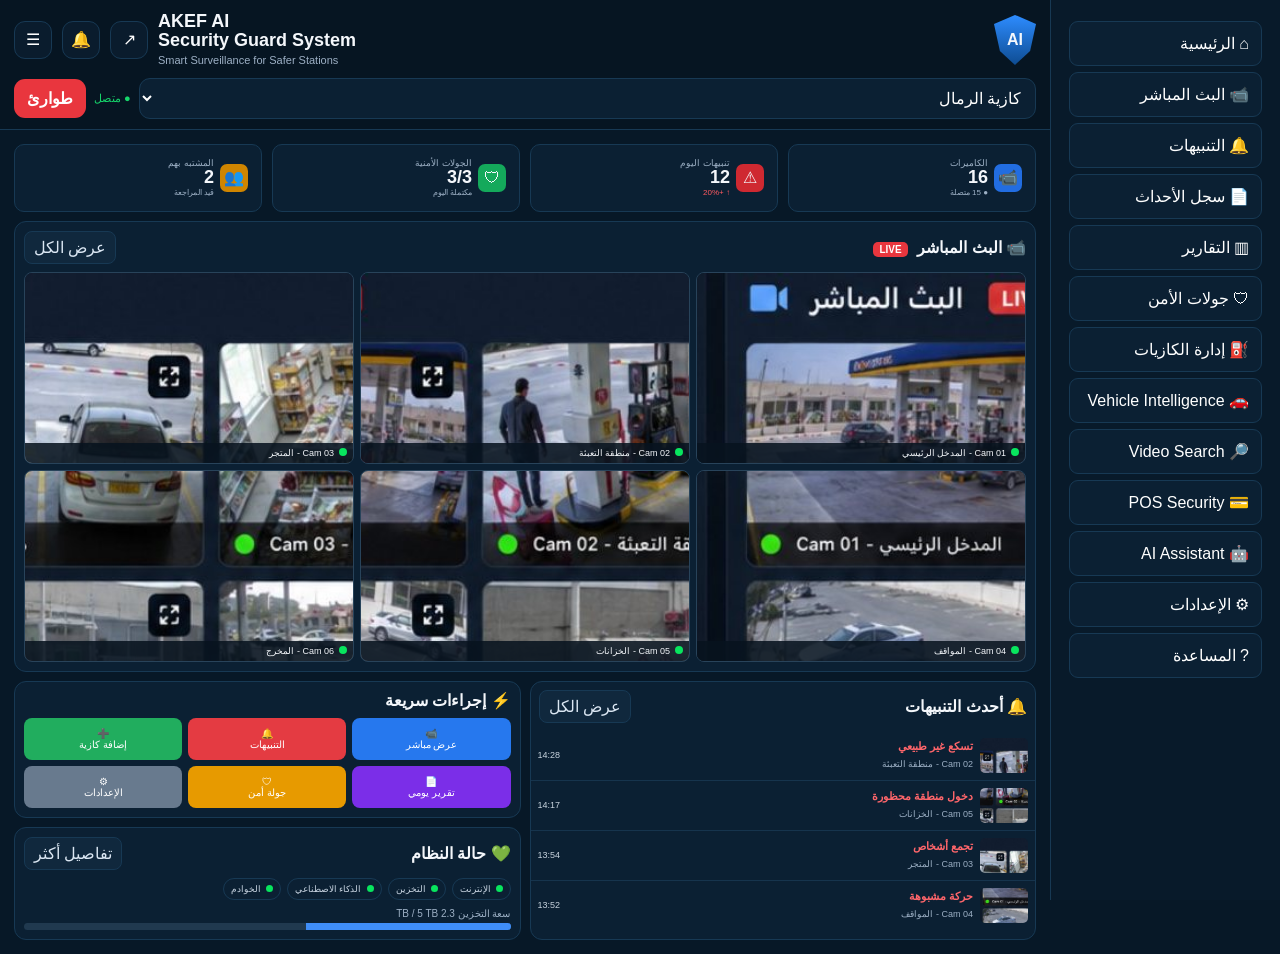
<file: index.html>
<!doctype html>
<html lang="ar" dir="rtl">
<head>
<meta charset="utf-8">
<meta name="viewport" content="width=device-width,initial-scale=1,viewport-fit=cover">
<title>AKEF AI Security Guard System</title>
<style>
*{box-sizing:border-box} :root{--bg:#071827;--panel:#0b2033;--panel2:#0d263d;--line:#173954;--txt:#f4f7fb;--muted:#9db0c5;--blue:#2e82ff;--green:#16d66b;--red:#ff454b;--amber:#f2a000}
html,body{margin:0;background:var(--bg);color:var(--txt);font-family:Arial,"Noto Sans Arabic",sans-serif;min-width:0}
button,select,input{font:inherit}.app{min-height:100dvh;padding-bottom:72px}.top{padding:12px 14px 10px;border-bottom:1px solid var(--line);background:#061522;position:sticky;top:0;z-index:20}
.brandrow,.stationrow,.sectionhead,.stat,.alertrow,.statusrow{display:flex;align-items:center}.brandrow{gap:10px}.logo{width:42px;height:50px;background:linear-gradient(#2d8cff,#0e4c92);clip-path:polygon(50% 0,100% 18%,86% 72%,50% 100%,14% 72%,0 18%);display:grid;place-items:center;font-weight:900}
.brand{min-width:0;flex:1;direction:ltr;text-align:left}.brand b{font-size:18px;line-height:1.05;display:block}.brand small{color:var(--muted);font-size:11px}.iconbtn{width:38px;height:38px;border:1px solid var(--line);background:#0a1c2d;color:white;border-radius:11px}
.stationrow{gap:8px;margin-top:10px}.station{min-width:0;flex:1;background:#0b2033;border:1px solid var(--line);color:white;border-radius:11px;padding:10px}.online{font-size:11px;color:var(--green);white-space:nowrap}.emg{background:#e9363e;border:0;color:white;border-radius:11px;padding:10px 13px;font-weight:700}
.main{padding:10px;max-width:1180px;margin:auto}.stats{display:grid;grid-template-columns:repeat(4,minmax(0,1fr));gap:6px}.stat{min-width:0;gap:6px;padding:8px 7px;background:var(--panel);border:1px solid var(--line);border-radius:10px;min-height:68px}.sicon{width:28px;height:28px;border-radius:7px;display:grid;place-items:center;flex:0 0 28px}.stat:nth-child(1) .sicon{background:#226de1}.stat:nth-child(2) .sicon{background:#cf2931}.stat:nth-child(3) .sicon{background:#14a95b}.stat:nth-child(4) .sicon{background:#cf8500}.stxt{min-width:0}.stxt small{display:block;color:var(--muted);font-size:9px;white-space:nowrap}.stxt strong{font-size:18px;line-height:1.1}.stxt em{display:block;font-style:normal;font-size:8px;color:var(--muted);white-space:nowrap}.panel{background:var(--panel);border:1px solid var(--line);border-radius:12px;margin-top:9px;padding:9px}.sectionhead{justify-content:space-between;gap:8px;margin-bottom:8px}.sectionhead h2{font-size:16px;margin:0}.pill{border:1px solid var(--line);background:#10283d;color:#dbe7f3;border-radius:8px;padding:6px 9px}.live{background:#e9363e;color:white;border-radius:5px;padding:2px 6px;font-size:10px;margin-inline-start:5px}.cams{display:grid;grid-template-columns:repeat(2,minmax(0,1fr));gap:6px}.cam{position:relative;overflow:hidden;border-radius:8px;border:1px solid #28435a;background:#07131f;aspect-ratio:1.72/1;cursor:pointer}.cam img{width:100%;height:100%;object-fit:cover;display:block}.camcap{position:absolute;inset:auto 0 0;background:#07131fdd;padding:5px 6px;font-size:9px;white-space:nowrap;overflow:hidden;text-overflow:ellipsis}.dot{display:inline-block;width:8px;height:8px;background:#08e55e;border-radius:50%;margin-inline-end:5px}.lower{display:grid;grid-template-columns:1.1fr .9fr;gap:9px}.alerts{padding:0}.alertrow{gap:7px;padding:7px;border-bottom:1px solid #16344d;min-width:0}.alertrow:last-child{border:0}.thumb{width:48px;height:35px;border-radius:5px;object-fit:cover}.ainfo{min-width:0;flex:1}.ainfo b{font-size:11px;color:#ff666b;display:block}.ainfo small{font-size:9px;color:var(--muted)}.time{font-size:9px;color:#c9d4df}.quick{display:grid;grid-template-columns:repeat(3,1fr);gap:6px}.q{border:0;color:white;border-radius:8px;padding:10px 3px;font-size:10px;background:#2678ee}.q:nth-child(2){background:#e43b42}.q:nth-child(3){background:#21ad5e}.q:nth-child(4){background:#7b2ee8}.q:nth-child(5){background:#e79a00}.q:nth-child(6){background:#687a8e}.statusrow{gap:6px;flex-wrap:wrap}.status{border:1px solid var(--line);border-radius:999px;padding:5px 7px;font-size:9px;color:#c9d5e2}.status .dot{width:7px;height:7px}.storage{margin-top:8px;font-size:10px;color:var(--muted)}.bar{height:7px;background:#20394f;border-radius:99px;overflow:hidden;margin-top:4px}.bar i{display:block;height:100%;width:42%;background:#3f8df7}
.bottom{position:fixed;z-index:30;bottom:0;left:0;right:0;height:62px;background:#061522;border-top:1px solid var(--line);display:grid;grid-template-columns:repeat(5,1fr);padding-bottom:env(safe-area-inset-bottom)}.nav{border:0;background:transparent;color:#9db0c5;font-size:9px;display:grid;place-items:center;align-content:center;gap:3px}.nav span{font-size:17px}.nav.active{color:#4a9aff;background:#0c2b46}.drawer{position:fixed;z-index:50;top:0;right:-290px;width:280px;height:100dvh;background:#081a2a;border-left:1px solid var(--line);transition:.2s;padding:18px}.drawer.open{right:0}.drawer button{width:100%;text-align:right;padding:12px;margin:3px 0;background:#0b2033;color:white;border:1px solid var(--line);border-radius:9px}.overlay{display:none;position:fixed;inset:0;background:#0009;z-index:45}.overlay.show{display:block}.modal{display:none;position:fixed;z-index:60;inset:6% 5%;background:#0a1d2e;border:1px solid var(--line);border-radius:14px;padding:12px;overflow:auto}.modal.show{display:block}.modal img{width:100%;border-radius:9px}.modal .actions{display:grid;grid-template-columns:repeat(3,1fr);gap:6px;margin-top:10px}.modal .actions button{padding:10px 4px;border:0;border-radius:8px}.close{float:left;background:#1b3449;color:white;border:0;border-radius:8px;padding:7px 10px}.toast{position:fixed;z-index:80;bottom:75px;left:50%;transform:translateX(-50%);background:#17354e;color:white;border:1px solid #2c5473;border-radius:9px;padding:9px 14px;display:none;font-size:12px}.toast.show{display:block}
@media(max-width:380px){.brand b{font-size:16px}.brand small{font-size:10px}.top{padding-inline:9px}.main{padding:7px}.stat{padding:6px 4px;gap:4px}.sicon{width:24px;height:24px;flex-basis:24px}.stxt strong{font-size:16px}.stxt small{font-size:8px}.stxt em{font-size:7px}.camcap{font-size:8px}.panel{padding:7px}}
@media(min-width:760px){.app{padding-bottom:0;padding-right:230px}.bottom{display:none}.top{position:relative}.main{padding:14px}.cams{grid-template-columns:repeat(3,1fr)}.drawer{right:0;width:230px}.drawer .mobileclose{display:none}.stats{gap:10px}.stat{padding:13px}.lower{grid-template-columns:1fr 1fr}}
</style>
</head>
<body>
<div class="app">
<header class="top">
 <div class="brandrow">
  <div class="logo">AI</div>
  <div class="brand"><b>AKEF AI<br>Security Guard System</b><small>Smart Surveillance for Safer Stations</small></div>
  <button class="iconbtn" id="share">↗</button><button class="iconbtn" id="bell">🔔</button><button class="iconbtn" id="menu">☰</button>
 </div>
 <div class="stationrow"><select class="station" id="station"><option>كازية الرمال</option><option>محطة النخيل</option><option>محطة المدينة</option></select><span class="online">● متصل</span><button class="emg" id="emg">طوارئ</button></div>
</header>
<main class="main">
 <section class="stats">
  <div class="stat"><div class="sicon">📹</div><div class="stxt"><small>الكاميرات</small><strong>16</strong><em>● 15 متصلة</em></div></div>
  <div class="stat"><div class="sicon">⚠</div><div class="stxt"><small>تنبيهات اليوم</small><strong>12</strong><em style="color:#ff5a60">↑ +20%</em></div></div>
  <div class="stat"><div class="sicon">🛡</div><div class="stxt"><small>الجولات الأمنية</small><strong>3/3</strong><em>مكتملة اليوم</em></div></div>
  <div class="stat"><div class="sicon">👥</div><div class="stxt"><small>المشتبه بهم</small><strong>2</strong><em>قيد المراجعة</em></div></div>
 </section>

 <section class="panel">
  <div class="sectionhead"><h2>📹 البث المباشر <span class="live">LIVE</span></h2><button class="pill" data-toast="تم فتح قائمة جميع الكاميرات">عرض الكل</button></div>
  <div class="cams"><div class="cam" data-title="Cam 01 - المدخل الرئيسي"><img src="[data-uri]" alt="Cam 01 - المدخل الرئيسي"><div class="camcap"><i class="dot"></i>Cam 01 - المدخل الرئيسي</div></div><div class="cam" data-title="Cam 02 - منطقة التعبئة"><img src="[data-uri]" alt="Cam 02 - منطقة التعبئة"><div class="camcap"><i class="dot"></i>Cam 02 - منطقة التعبئة</div></div><div class="cam" data-title="Cam 03 - المتجر"><img src="[data-uri]" alt="Cam 03 - المتجر"><div class="camcap"><i class="dot"></i>Cam 03 - المتجر</div></div><div class="cam" data-title="Cam 04 - المواقف"><img src="[data-uri]" alt="Cam 04 - المواقف"><div class="camcap"><i class="dot"></i>Cam 04 - المواقف</div></div><div class="cam" data-title="Cam 05 - الخزانات"><img src="[data-uri]" alt="Cam 05 - الخزانات"><div class="camcap"><i class="dot"></i>Cam 05 - الخزانات</div></div><div class="cam" data-title="Cam 06 - المخرج"><img src="[data-uri]" alt="Cam 06 - المخرج"><div class="camcap"><i class="dot"></i>Cam 06 - المخرج</div></div></div>
 </section>

 <div class="lower">
  <section class="panel alerts">
   <div class="sectionhead" style="padding:8px 8px 0"><h2>🔔 أحدث التنبيهات</h2><button class="pill" data-toast="تم فتح سجل التنبيهات">عرض الكل</button></div>
   <div class="alertrow"><img class="thumb" src="[data-uri]"><div class="ainfo"><b>تسكع غير طبيعي</b><small>Cam 02 - منطقة التعبئة</small></div><span class="time">14:28</span></div><div class="alertrow"><img class="thumb" src="[data-uri]"><div class="ainfo"><b>دخول منطقة محظورة</b><small>Cam 05 - الخزانات</small></div><span class="time">14:17</span></div><div class="alertrow"><img class="thumb" src="[data-uri]"><div class="ainfo"><b>تجمع أشخاص</b><small>Cam 03 - المتجر</small></div><span class="time">13:54</span></div><div class="alertrow"><img class="thumb" src="[data-uri]"><div class="ainfo"><b>حركة مشبوهة</b><small>Cam 04 - المواقف</small></div><span class="time">13:52</span></div>
  </section>
  <div>
   <section class="panel">
    <div class="sectionhead"><h2>⚡ إجراءات سريعة</h2></div>
    <div class="quick"><button class="q" data-toast="فتح البث المباشر">📹<br>عرض مباشر</button><button class="q" data-toast="فتح التنبيهات">🔔<br>التنبيهات</button><button class="q" data-toast="إضافة محطة تجريبية">➕<br>إضافة كازية</button><button class="q" data-toast="تم إنشاء تقرير يومي تجريبي">📄<br>تقرير يومي</button><button class="q" data-toast="بدء جولة أمنية تجريبية">🛡<br>جولة أمن</button><button class="q" data-toast="فتح إعدادات النظام">⚙<br>الإعدادات</button></div>
   </section>
   <section class="panel">
    <div class="sectionhead"><h2>💚 حالة النظام</h2><button class="pill" data-toast="عرض تفاصيل النظام">تفاصيل أكثر</button></div>
    <div class="statusrow"><span class="status"><i class="dot"></i>الإنترنت</span><span class="status"><i class="dot"></i>التخزين</span><span class="status"><i class="dot"></i>الذكاء الاصطناعي</span><span class="status"><i class="dot"></i>الخوادم</span></div>
    <div class="storage">سعة التخزين 2.3 TB / 5 TB<div class="bar"><i></i></div></div>
   </section>
  </div>
 </div>
</main>
<nav class="bottom"><button class="nav active" data-page="الرئيسية"><span>⌂</span>الرئيسية</button><button class="nav" data-page="الكاميرات"><span>▣</span>الكاميرات</button><button class="nav" data-page="المضخات"><span>⛽</span>المضخات</button><button class="nav" data-page="الحوادث"><span>⚠</span>الحوادث</button><button class="nav" id="more"><span>•••</span>المزيد</button></nav>
</div>
<div class="overlay" id="overlay"></div>
<aside class="drawer" id="drawer"><button class="mobileclose" id="closeDrawer">✕ إغلاق</button><button data-toast="الرئيسية">⌂ الرئيسية</button><button data-toast="فتح البث المباشر">📹 البث المباشر</button><button data-toast="فتح التنبيهات">🔔 التنبيهات</button><button data-toast="فتح سجل الأحداث">📄 سجل الأحداث</button><button data-toast="فتح التقارير">▥ التقارير</button><button data-toast="فتح جولات الأمن">🛡 جولات الأمن</button><button data-toast="فتح إدارة الكازيات">⛽ إدارة الكازيات</button><button data-toast="فتح Vehicle Intelligence">🚗 Vehicle Intelligence</button><button data-toast="فتح Video Search">🔎 Video Search</button><button data-toast="فتح POS Security">💳 POS Security</button><button data-toast="فتح AI Assistant">🤖 AI Assistant</button><button data-toast="فتح الإعدادات">⚙ الإعدادات</button><button data-toast="فتح المساعدة">? المساعدة</button></aside>
<div class="modal" id="camModal"><button class="close" id="closeModal">✕</button><h2 id="mTitle">Camera</h2><img id="mImg"><p>LIVE • ONVIF • AI Active • 1080p • 30 FPS • 2.4 Mbps</p><p>هذه بيانات تجريبية وليست اتصالًا فعليًا بكاميرا.</p><div class="actions"><button data-toast="تم التقاط Screenshot تجريبي">Screenshot</button><button data-toast="تم حفظ Clip تجريبي">Save Clip</button><button data-toast="تم فتح بلاغ حادث تجريبي">Report Incident</button></div></div>
<div class="modal" id="emgModal"><button class="close" id="closeEmg">✕</button><h2>تأكيد الطوارئ</h2><p>هل تريد تفعيل حالة الطوارئ التجريبية للمحطة؟</p><button class="emg" data-toast="تم تفعيل حالة الطوارئ التجريبية">تأكيد الطوارئ</button></div>
<div class="toast" id="toast"></div>
<script>
const drawer=document.getElementById('drawer'), overlay=document.getElementById('overlay'), toast=document.getElementById('toast');
function showToast(t){toast.textContent=t;toast.classList.add('show');setTimeout(()=>toast.classList.remove('show'),1700)}
function openDrawer(){drawer.classList.add('open');overlay.classList.add('show')}
function closeDrawer(){drawer.classList.remove('open');overlay.classList.remove('show')}
document.getElementById('menu').onclick=openDrawer;document.getElementById('more').onclick=openDrawer;document.getElementById('closeDrawer').onclick=closeDrawer;overlay.onclick=()=>{closeDrawer();document.querySelectorAll('.modal').forEach(x=>x.classList.remove('show'))}
document.querySelectorAll('[data-toast]').forEach(b=>b.onclick=()=>showToast(b.dataset.toast));
document.querySelectorAll('.nav[data-page]').forEach(b=>b.onclick=()=>{document.querySelectorAll('.nav').forEach(x=>x.classList.remove('active'));b.classList.add('active');showToast('فتح '+b.dataset.page)})
document.querySelectorAll('.cam').forEach(c=>c.onclick=()=>{document.getElementById('mTitle').textContent=c.dataset.title;document.getElementById('mImg').src=c.querySelector('img').src;document.getElementById('camModal').classList.add('show');overlay.classList.add('show')})
document.getElementById('closeModal').onclick=()=>{document.getElementById('camModal').classList.remove('show');overlay.classList.remove('show')}
document.getElementById('emg').onclick=()=>{document.getElementById('emgModal').classList.add('show');overlay.classList.add('show')}
document.getElementById('closeEmg').onclick=()=>{document.getElementById('emgModal').classList.remove('show');overlay.classList.remove('show')}
document.getElementById('bell').onclick=()=>showToast('لديك 3 إشعارات تجريبية');
document.getElementById('share').onclick=async()=>{try{if(navigator.share)await navigator.share({title:'AKEF AI Security',text:'AKEF AI Smart Gas Station Security'});else showToast('المشاركة غير متاحة في هذا المتصفح')}catch(e){}}
document.getElementById('station').onchange=e=>showToast('تم اختيار '+e.target.value);
</script></body></html>
</file>
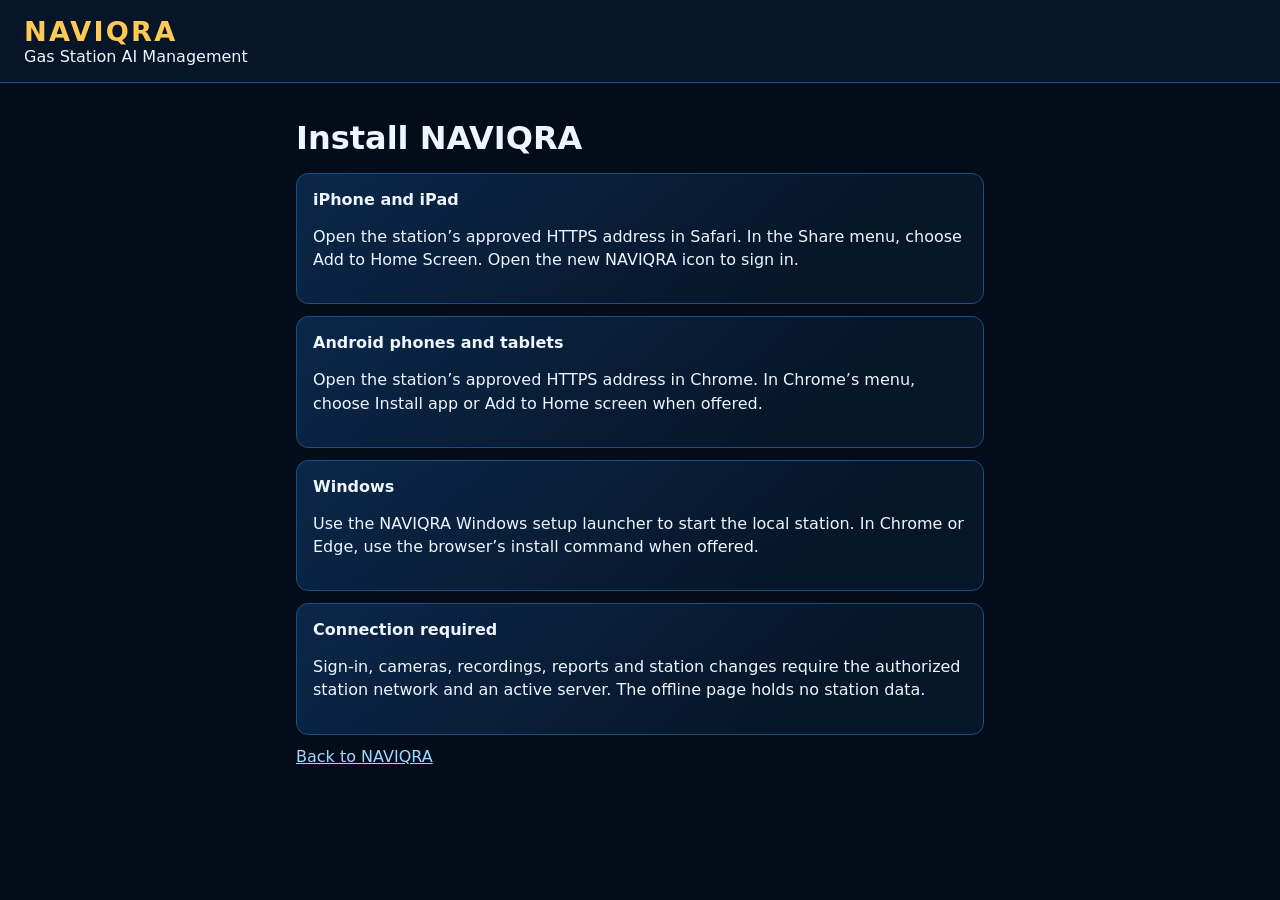
<file: static/install.html>
<!doctype html>
<html lang="en-US">
<head>
<meta charset="utf-8">
<meta name="viewport" content="width=device-width, initial-scale=1">
<meta name="theme-color" content="#071524">
<title>Install NAVIQRA</title>
<link rel="stylesheet" href="/static/station.css">
<link rel="manifest" href="/static/manifest.webmanifest">
<link rel="apple-touch-icon" href="/static/naviqra-192.png">
<script defer src="/static/pwa.js"></script>
</head>
<body>
<header><div><strong>NAVIQRA</strong><br>Gas Station AI Management</div></header>
<main class="install-guide">
<h1>Install NAVIQRA</h1>
<section><h2>iPhone and iPad</h2><p>Open the station’s approved HTTPS address in Safari. In the Share menu, choose Add to Home Screen. Open the new NAVIQRA icon to sign in.</p></section>
<section><h2>Android phones and tablets</h2><p>Open the station’s approved HTTPS address in Chrome. In Chrome’s menu, choose Install app or Add to Home screen when offered.</p></section>
<section><h2>Windows</h2><p>Use the NAVIQRA Windows setup launcher to start the local station. In Chrome or Edge, use the browser’s install command when offered.</p></section>
<section><h2>Connection required</h2><p>Sign-in, cameras, recordings, reports and station changes require the authorized station network and an active server. The offline page holds no station data.</p></section>
<a href="/">Back to NAVIQRA</a>
</main></body>
</html>
</file>
<file: static/station.css>
:root{color-scheme:dark;font-family:Inter,system-ui,sans-serif;background:#040c1a;color:#edf5ff;--gold:#ffc955;--line:#175081}
*{box-sizing:border-box}body{margin:0}header{display:flex;justify-content:space-between;gap:1rem;align-items:center;background:#061528;border-bottom:1px solid var(--line);padding:1rem 1.5rem}header strong{font-size:1.7rem;color:var(--gold);letter-spacing:.08em}
nav{position:fixed;width:11rem;padding:.75rem;display:grid;gap:.4rem}nav a{display:block;color:#edf5ff;text-decoration:none;padding:.75rem;border-radius:.5rem;font-weight:600}nav a:hover,nav a:focus{background:#10396b}
main{max-width:100rem;padding:1rem}nav+main{margin-left:11rem}h1{margin:.25rem 0 1rem}h2{font-size:1rem;margin:0 0 .75rem}p{line-height:1.45}section{background:linear-gradient(140deg,#0b2749,#071629 74%);border:1px solid var(--line);border-radius:.75rem;padding:1rem;margin-bottom:.75rem;min-width:0}
.auth{max-width:29rem;margin:3rem auto}.metrics,.forms,.dashboard{display:grid;gap:.75rem}.metrics,.forms{grid-template-columns:repeat(3,minmax(0,1fr))}.metrics strong{font-size:1.3rem;color:var(--gold)}.dashboard{grid-template-columns:minmax(0,2fr) minmax(0,1fr)}.notice{padding:1rem;border:1px solid var(--gold);border-radius:.5rem}
form,label{display:grid;gap:.45rem}form{gap:.75rem}input,select,button{font:inherit;border:1px solid #3770a5;border-radius:.4rem;padding:.5rem;background:#071b32;color:inherit;min-width:0;width:100%}button{background:var(--gold);color:#151007;font-weight:700;cursor:pointer}.table{overflow-x:auto}table{width:100%;border-collapse:collapse;text-align:left}td,th{padding:.5rem;border-bottom:1px solid #173857}.gold{color:var(--gold)}.bar{display:grid;grid-template-columns:minmax(6em,1fr) 3fr minmax(5em,auto);gap:.5rem;align-items:center;margin:.5rem 0}meter{width:100%;height:1.2rem}
@media(max-width:950px){nav{position:static;display:flex;flex-wrap:wrap;width:auto}nav+main{margin-left:0}.forms{grid-template-columns:repeat(2,minmax(0,1fr))}}
@media(max-width:620px){.metrics,.forms,.dashboard{grid-template-columns:1fr}header{flex-wrap:wrap}nav a{padding:.45rem}.bar{grid-template-columns:1fr 1fr 1fr}}
.report-filter{display:flex;flex-wrap:wrap;align-items:end;gap:.75rem;margin-bottom:1rem}
.report-filter button{width:auto}
a{color:#9edaff}
textarea{font:inherit;background:#071b32;border:1px solid #3770a5;border-radius:.4rem;color:inherit;width:100%;padding:.5rem}
details{padding:.6rem 0;border-bottom:1px solid #173857;overflow-wrap:anywhere}
details form{padding:.75rem 0}
nav{max-height:calc(100vh - 6rem);overflow:auto}
video{width:100%;max-height:24rem;background:#030810}
.metrics{grid-template-columns:repeat(auto-fit,minmax(min(100%, 10rem),1fr))}
nav a:first-child{background:#10396b;border-left:.2rem solid var(--gold)}
.metrics section{border-top-color:#328bc1;box-shadow:inset 0 1px #235184}
.metrics section:first-child{border-top-color:var(--gold)}
#cameras form,#advisor form{margin:.65rem 0}
#cameras button,#advisor button{background:#0b3156;color:#edf5ff}
:focus-visible{outline:2px solid var(--gold);outline-offset:2px}
.camera-wall{padding:1rem}
.camera-wall-header{display:flex;flex-wrap:wrap;gap:.65rem;align-items:center;justify-content:space-between;margin-bottom:.75rem}
.camera-wall-header h2{margin:0;font-size:1.35rem}
.camera-wall-header div{display:flex;gap:.8rem;align-items:center}
.camera-wall-header button{width:auto}
.camera-grid{display:grid;grid-template-columns:repeat(2,minmax(0,1fr));gap:.75rem}
@media(min-width:1000px){.camera-grid-expanded{grid-template-columns:repeat(4,minmax(0,1fr))}}
@media(min-width:720px) and (max-width:999px){.camera-grid-expanded{grid-template-columns:repeat(3,minmax(0,1fr))}}
.camera-tile{position:relative;display:grid;width:100%;min-width:0;aspect-ratio:16/9;min-height:6rem;background:#021020;border:1px solid #24567f;border-radius:.55rem;overflow:hidden}
.camera-tile[hidden]{display:none}
.camera-tile img{position:absolute;width:100%;height:100%;object-fit:contain;background:#02070f}
.camera-caption{position:absolute;inset:auto 0 0;display:flex;flex-wrap:wrap;justify-content:space-between;gap:.25rem;padding:.55rem .65rem;background:#020912e8;color:#edf5ff}
.camera-caption span{color:#ffcc68}
@media(max-width:620px){.camera-caption{font-size:.75rem;padding:.35rem .4rem}.camera-wall{padding:.65rem}.camera-tile{min-height:0}}
[data-station-offline] main>:not([data-station-connection]),[data-station-offline] header>span,[data-station-offline] .header-actions,[data-station-offline] nav{display:none}
.header-actions{display:flex;align-items:center;flex-wrap:wrap;gap:.75rem}
.install-guide{max-width:45rem;margin:1rem auto}
@media(max-width:750px){
  header{padding:.7rem 1rem;gap:.65rem}
  header>span{font-size:.9rem}
  nav{flex-wrap:nowrap;overflow-x:auto;white-space:nowrap;max-width:100%;padding:.5rem .75rem}
  nav a{min-height:44px;display:flex;align-items:center;flex:none}
  h1{font-size:1.65rem}
  button,input,select,textarea{min-height:44px;font-size:16px}
  .camera-wall-header a{min-height:44px;display:inline-flex;align-items:center}
  .camera-wall-header div{flex-wrap:wrap}
}
</file>
